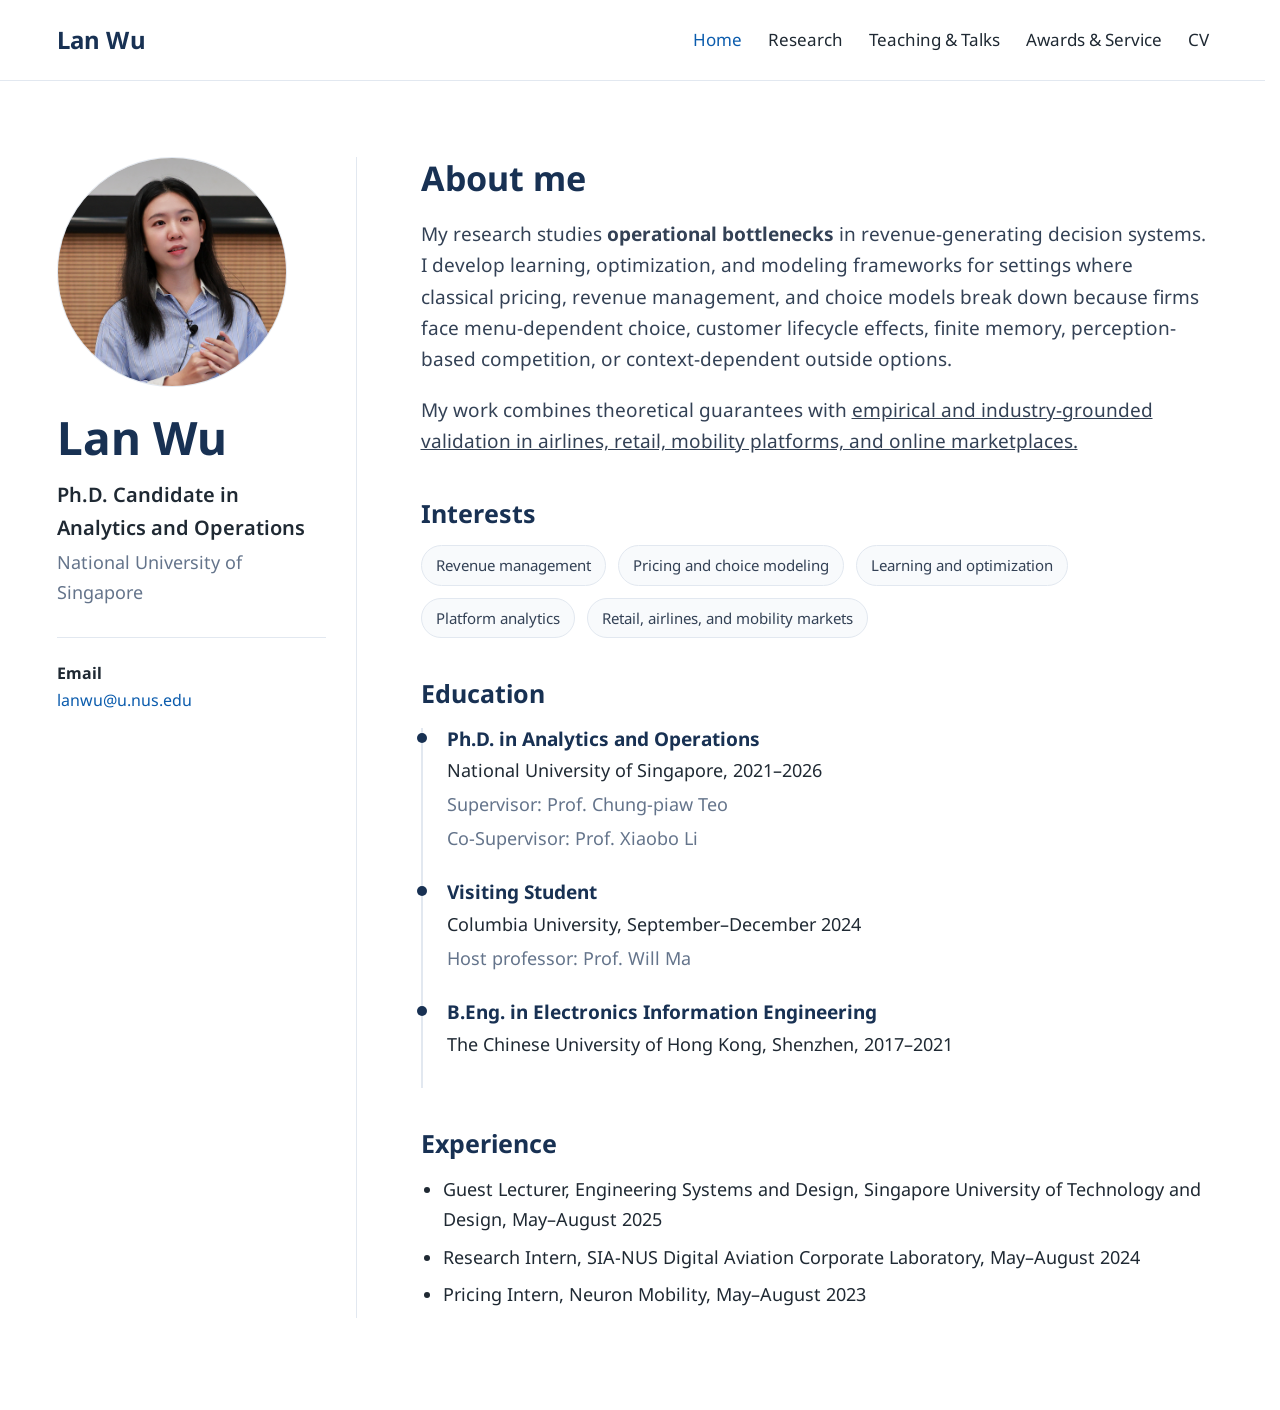
<file: index.html>
<!doctype html>
<html lang="en">
<head>
  <meta charset="utf-8">
  <meta name="viewport" content="width=device-width, initial-scale=1">
  <meta name="description" content="Lan Wu — Ph.D. Candidate in Analytics and Operations at the National University of Singapore.">
  <title>Lan Wu</title>
  <link rel="icon" href="favicon.svg" type="image/svg+xml">
  <link rel="stylesheet" href="style.css?v=20260704-nofooter">
</head>
<body>
  <header class="site-header">
    <nav class="nav" aria-label="Primary navigation">
      <a class="brand" href="index.html">Lan Wu</a>
      <div class="nav-links">
        <a class="active" aria-current="page" href="index.html">Home</a>
        <a  href="research.html">Research</a>
        <a  href="teaching.html">Teaching &amp; Talks</a>
        <a  href="awards.html">Awards &amp; Service</a>
        <a href="cv.html">CV</a>
      </div>
    </nav>
  </header>

  <main class="container home-layout">
    <aside class="profile-panel" aria-label="Profile summary">
      <img class="avatar" src="Head.png" alt="Portrait of Lan Wu">
      <h1>Lan Wu</h1>
      <p class="role">Ph.D. Candidate in Analytics and Operations</p>
      <p class="affiliation">National University of Singapore</p>
      <div class="contact-box">
        <p><strong>Email</strong><br><a href="mailto:lanwu@u.nus.edu">lanwu@u.nus.edu</a></p>
      </div>
    </aside>

    <section class="main-copy">
      <h2>About me</h2>
      <p>
        My research studies <strong>operational bottlenecks</strong> in revenue-generating decision systems. I develop learning,
        optimization, and modeling frameworks for settings where classical pricing, revenue management, and choice
        models break down because firms face menu-dependent choice, customer lifecycle effects, finite memory,
        perception-based competition, or context-dependent outside options.
      </p>
      <p>
        My work combines theoretical guarantees with <u>empirical and industry-grounded validation in airlines, retail,
        mobility platforms, and online marketplaces.</u>
      </p>

      <h3>Interests</h3>
      <ul class="pill-list">
        <li>Revenue management</li>
        <li>Pricing and choice modeling</li>
        <li>Learning and optimization</li>
        <li>Platform analytics</li>
        <li>Retail, airlines, and mobility markets</li>
      </ul>

      <h3>Education</h3>
      <div class="timeline">
        <article>
          <h4>Ph.D. in Analytics and Operations</h4>
          <p>National University of Singapore, 2021–2026</p>
          <p class="muted">Supervisor: Prof. Chung-piaw Teo</p>
          <p class="muted">Co-Supervisor: Prof. Xiaobo Li</p>
        </article>
        <article>
          <h4>Visiting Student</h4>
          <p>Columbia University, September–December 2024</p>
          <p class="muted">Host professor: Prof. Will Ma</p>
        </article>
        <article>
          <h4>B.Eng. in Electronics Information Engineering</h4>
          <p>The Chinese University of Hong Kong, Shenzhen, 2017–2021</p>
        </article>
      </div>

      <h3>Experience</h3>
      <ul class="clean-list">
        <!-- <li>Assistant Researcher, Shenzhen Research Institute of Big Data, CUHK(SZ), September 2026</li> -->
        <li>Guest Lecturer, Engineering Systems and Design, Singapore University of Technology and Design, May–August 2025</li>
        <li>Research Intern, SIA-NUS Digital Aviation Corporate Laboratory, May–August 2024</li>
        <li>Pricing Intern, Neuron Mobility, May–August 2023</li>
      </ul>
    </section>
  </main>
</body>
</html>
</file>
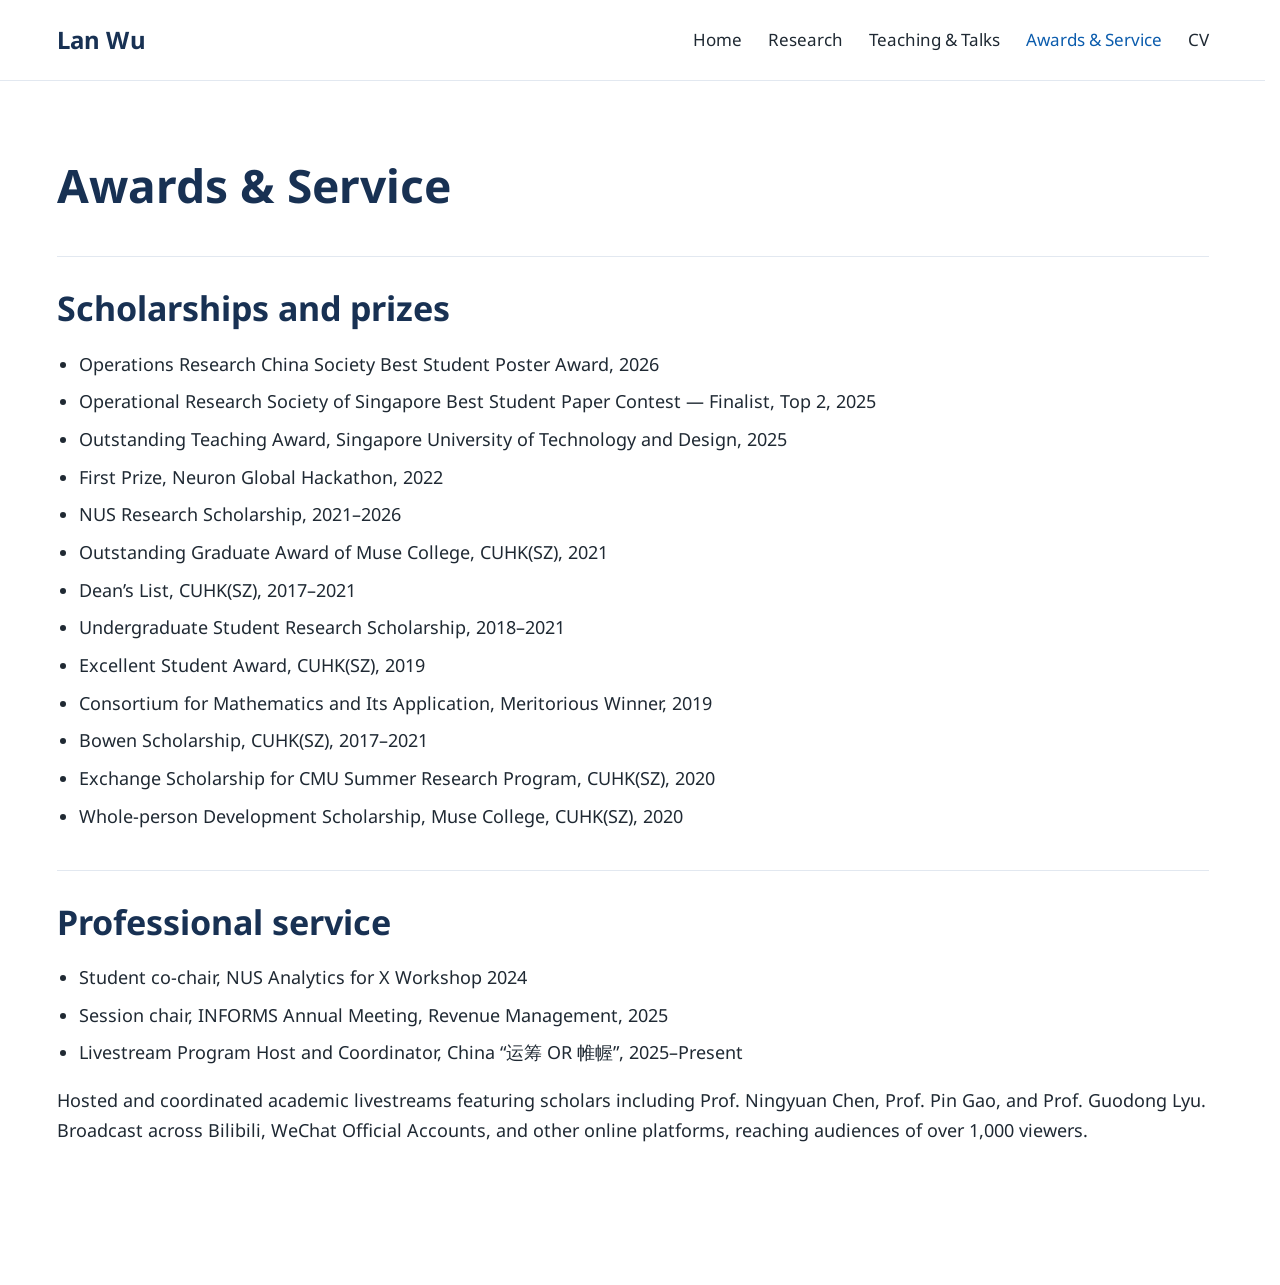
<file: awards.html>
<!doctype html>
<html lang="en">
<head>
  <meta charset="utf-8">
  <meta name="viewport" content="width=device-width, initial-scale=1">
  <meta name="description" content="Lan Wu — Ph.D. Candidate in Analytics and Operations at the National University of Singapore.">
  <title>Awards & Service | Lan Wu</title>
  <link rel="icon" href="favicon.svg" type="image/svg+xml">
  <link rel="stylesheet" href="style.css?v=20260704-nofooter">
</head>
<body>
  <header class="site-header">
    <nav class="nav" aria-label="Primary navigation">
      <a class="brand" href="index.html">Lan Wu</a>
      <div class="nav-links">
        <a  href="index.html">Home</a>
        <a  href="research.html">Research</a>
        <a  href="teaching.html">Teaching &amp; Talks</a>
        <a class="active" aria-current="page" href="awards.html">Awards &amp; Service</a>
        <a href="cv.html">CV</a>
      </div>
    </nav>
  </header>

  <main class="container page-layout">
    <section class="page-title">
      <h1>Awards &amp; Service</h1>
    </section>

    <section class="content-section">
      <h2>Scholarships and prizes</h2>
      <ul class="clean-list">
        <li>Operations Research China Society Best Student Poster Award, 2026</li>
        <li>Operational Research Society of Singapore Best Student Paper Contest — Finalist, Top 2, 2025</li>
        <li>Outstanding Teaching Award, Singapore University of Technology and Design, 2025</li>
        <li>First Prize, Neuron Global Hackathon, 2022</li>
        <li>NUS Research Scholarship, 2021–2026</li>
        <li>Outstanding Graduate Award of Muse College, CUHK(SZ), 2021</li>
        <li>Dean’s List, CUHK(SZ), 2017–2021</li>
        <li>Undergraduate Student Research Scholarship, 2018–2021</li>
        <li>Excellent Student Award, CUHK(SZ), 2019</li>
        <li>Consortium for Mathematics and Its Application, Meritorious Winner, 2019</li>
        <li>Bowen Scholarship, CUHK(SZ), 2017–2021</li>
        <li>Exchange Scholarship for CMU Summer Research Program, CUHK(SZ), 2020</li>
        <li>Whole-person Development Scholarship, Muse College, CUHK(SZ), 2020</li>
      </ul>
    </section>

    <section class="content-section">
      <h2>Professional service</h2>
      <ul class="clean-list">
        <li>Student co-chair, NUS Analytics for X Workshop 2024</li>
        <li>Session chair, INFORMS Annual Meeting, Revenue Management, 2025</li>
        <li>Livestream Program Host and Coordinator, China “运筹 OR 帷幄”, 2025–Present</li>
      </ul>
      <p>
        Hosted and coordinated academic livestreams featuring scholars including Prof. Ningyuan Chen,
        Prof. Pin Gao, and Prof. Guodong Lyu. Broadcast across Bilibili, WeChat Official Accounts, and
        other online platforms, reaching audiences of over 1,000 viewers.
      </p>
    </section>
  </main>
</body>
</html>
</file>
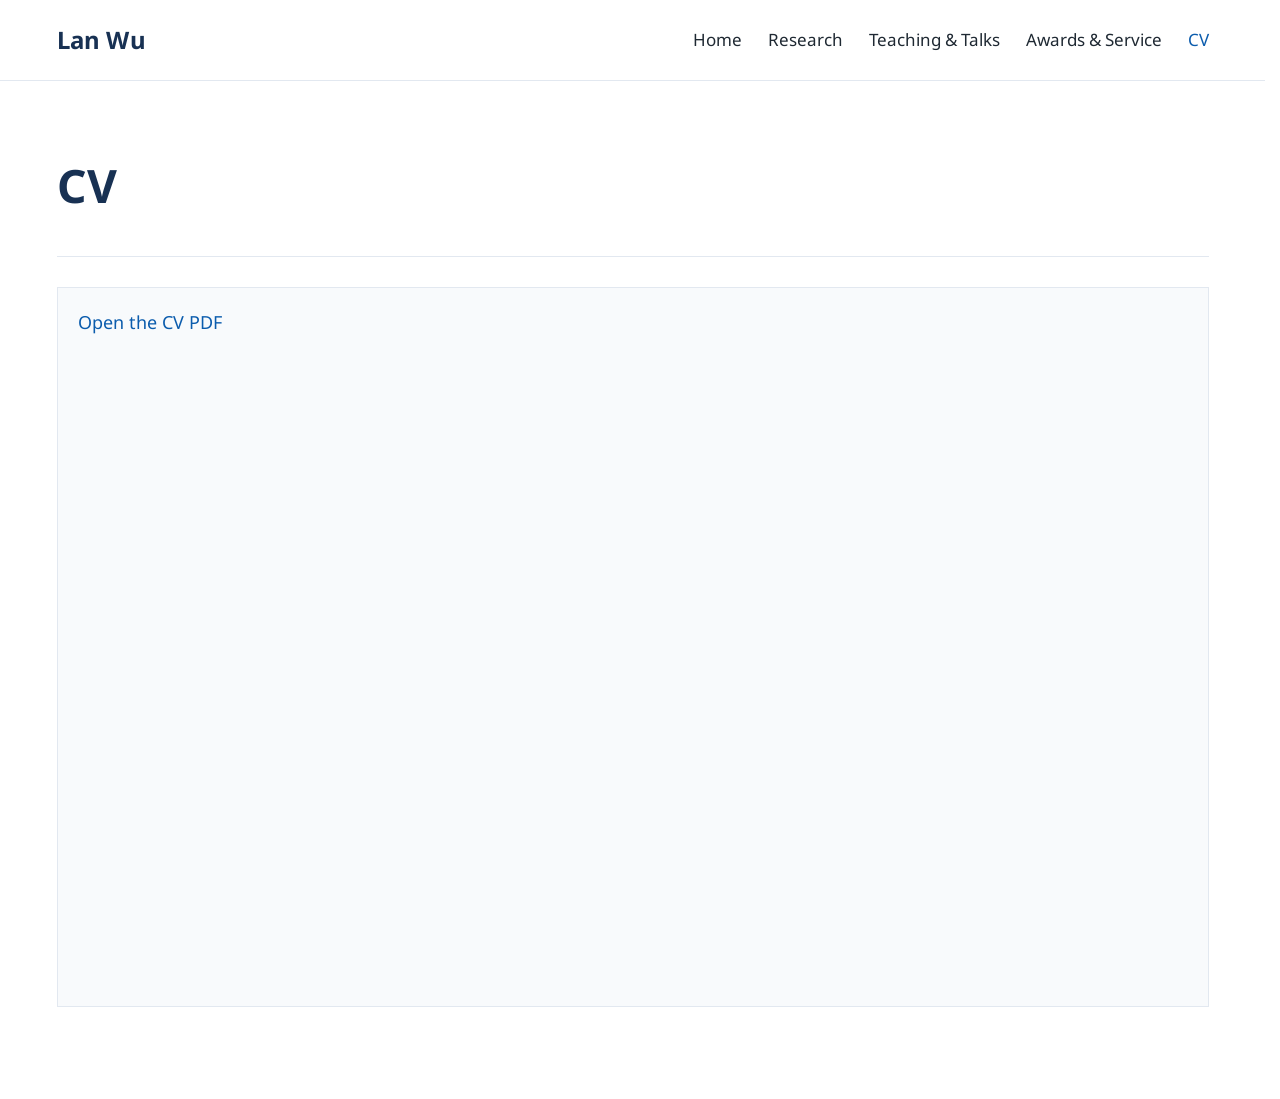
<file: cv.html>
<!doctype html>
<html lang="en">
<head>
  <meta charset="utf-8">
  <meta name="viewport" content="width=device-width, initial-scale=1">
  <meta name="description" content="Lan Wu — Ph.D. Candidate in Analytics and Operations at the National University of Singapore.">
  <title>CV | Lan Wu</title>
  <link rel="icon" href="favicon.svg" type="image/svg+xml">
  <link rel="stylesheet" href="style.css?v=20260704-nofooter">
</head>
<body>
  <header class="site-header">
    <nav class="nav" aria-label="Primary navigation">
      <a class="brand" href="index.html">Lan Wu</a>
      <div class="nav-links">
        <a href="index.html">Home</a>
        <a href="research.html">Research</a>
        <a href="teaching.html">Teaching &amp; Talks</a>
        <a href="awards.html">Awards &amp; Service</a>
        <a class="active" aria-current="page" href="cv.html">CV</a>
      </div>
    </nav>
  </header>

  <main class="container page-layout">
    <section class="page-title">
      <h1>CV</h1>
    </section>

    <section class="content-section cv-section">
      <object class="cv-frame" data="CV.pdf" type="application/pdf" aria-label="Lan Wu CV">
        <p class="cv-fallback"><a href="CV.pdf">Open the CV PDF</a></p>
      </object>
    </section>
  </main>
</body>
</html>
</file>
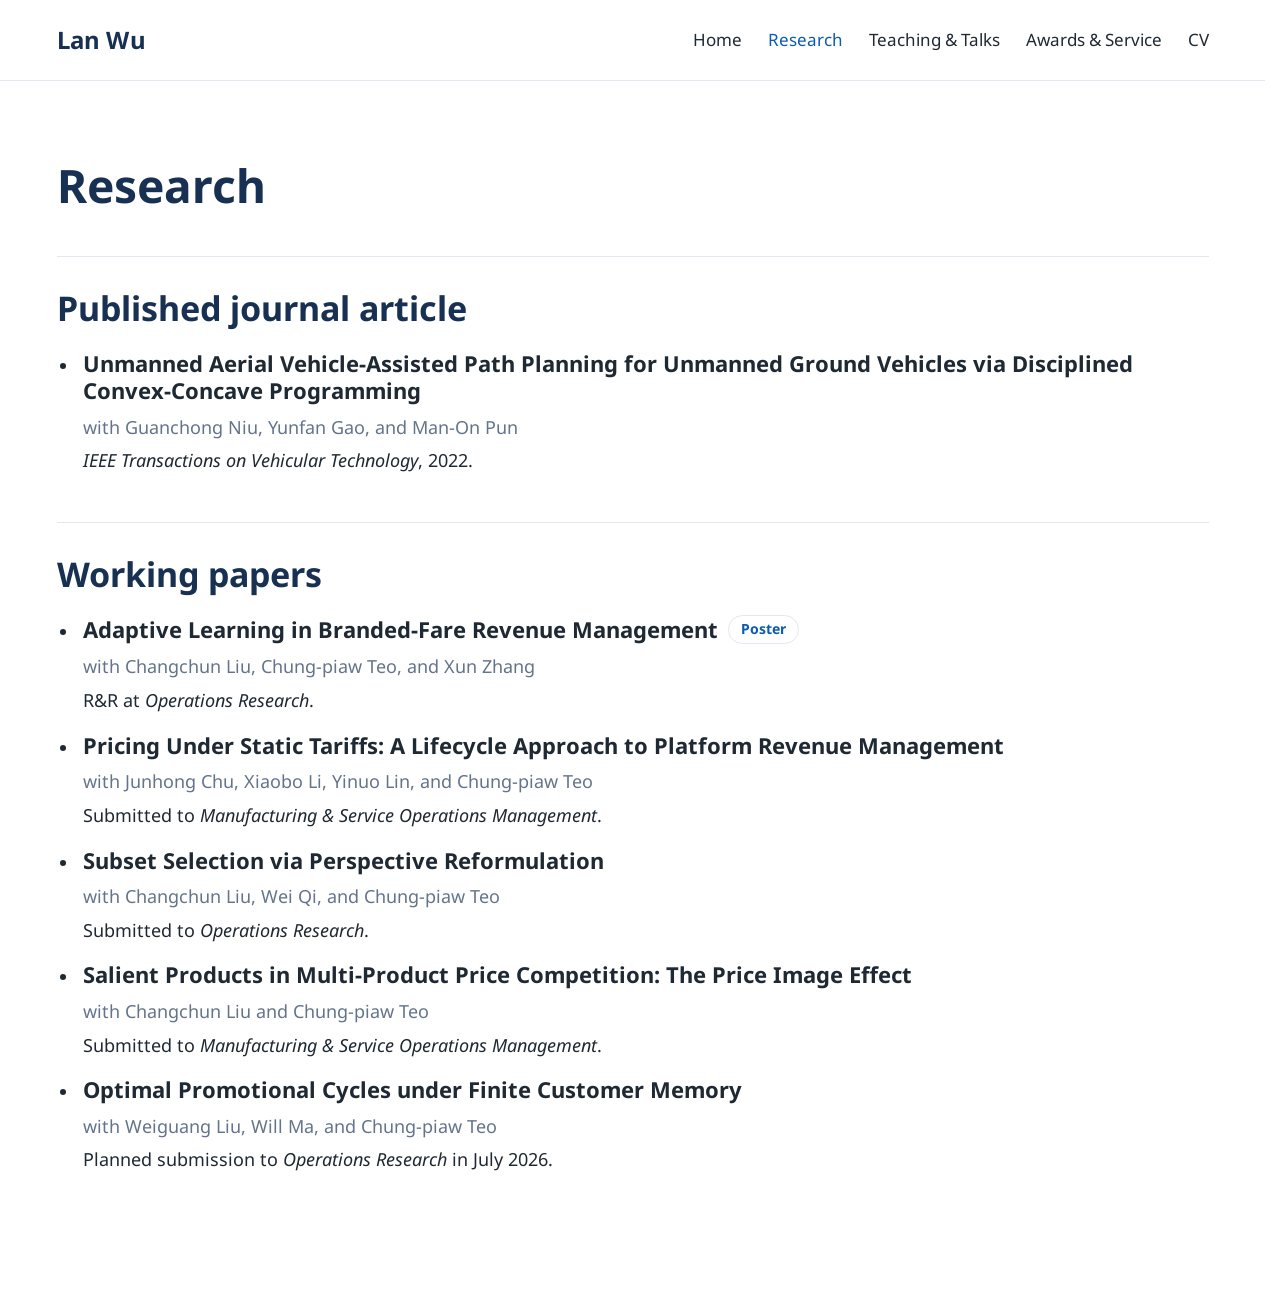
<file: research.html>
<!doctype html>
<html lang="en">
<head>
  <meta charset="utf-8">
  <meta name="viewport" content="width=device-width, initial-scale=1">
  <meta name="description" content="Lan Wu — Ph.D. Candidate in Analytics and Operations at the National University of Singapore.">
  <title>Research | Lan Wu</title>
  <link rel="icon" href="favicon.svg" type="image/svg+xml">
  <link rel="stylesheet" href="style.css?v=20260704-nofooter">
</head>
<body>
  <header class="site-header">
    <nav class="nav" aria-label="Primary navigation">
      <a class="brand" href="index.html">Lan Wu</a>
      <div class="nav-links">
        <a  href="index.html">Home</a>
        <a class="active" aria-current="page" href="research.html">Research</a>
        <a  href="teaching.html">Teaching &amp; Talks</a>
        <a  href="awards.html">Awards &amp; Service</a>
        <a href="cv.html">CV</a>
      </div>
    </nav>
  </header>

  <main class="container page-layout">
    <section class="page-title">
      <h1>Research</h1>
    </section>

    <section class="content-section">
      <h2>Published journal article</h2>
      <ul class="publication-list">
        <li>
          <h3><a href="https://ieeexplore.ieee.org/document/9760118" target="_blank" rel="noopener">Unmanned Aerial Vehicle-Assisted Path Planning for Unmanned Ground Vehicles via Disciplined Convex-Concave Programming</a></h3>
          <p class="authors">with Guanchong Niu, Yunfan Gao, and Man-On Pun</p>
          <p><em>IEEE Transactions on Vehicular Technology</em>, 2022.</p>
        </li>
      </ul>
    </section>

    <section class="content-section">
      <h2>Working papers</h2>
      <ul class="publication-list">
        <li>
          <h3 class="publication-title"><a href="https://papers.ssrn.com/sol3/papers.cfm?abstract_id=5397367" target="_blank" rel="noopener">Adaptive Learning in Branded-Fare Revenue Management</a><a class="button publication-button" href="Poster_WL.pdf" target="_blank" rel="noopener">Poster</a></h3>
          <p class="authors">with Changchun Liu, Chung-piaw Teo, and Xun Zhang</p>
          <p>R&amp;R at <em>Operations Research</em>.</p>
        </li>
        <li>
          <h3><a href="https://papers.ssrn.com/sol3/papers.cfm?abstract_id=6601979" target="_blank" rel="noopener">Pricing Under Static Tariffs: A Lifecycle Approach to Platform Revenue Management</a></h3>
          <p class="authors">with Junhong Chu, Xiaobo Li, Yinuo Lin, and Chung-piaw Teo</p>
          <p>Submitted to <em>Manufacturing &amp; Service Operations Management</em>.</p>
        </li>
        <li>
          <h3><a href="https://papers.ssrn.com/sol3/papers.cfm?abstract_id=6758660" target="_blank" rel="noopener">Subset Selection via Perspective Reformulation</a></h3>
          <p class="authors">with Changchun Liu, Wei Qi, and Chung-piaw Teo</p>
          <p>Submitted to <em>Operations Research</em>.</p>
        </li>
        <li>
          <h3><a href="https://papers.ssrn.com/sol3/papers.cfm?abstract_id=7071099" target="_blank" rel="noopener">Salient Products in Multi-Product Price Competition: The Price Image Effect</a></h3>
          <p class="authors">with Changchun Liu and Chung-piaw Teo</p>
          <p>Submitted to <em>Manufacturing &amp; Service Operations Management</em>.</p>
        </li>
        <li>
          <h3>Optimal Promotional Cycles under Finite Customer Memory</h3>
          <p class="authors">with Weiguang Liu, Will Ma, and Chung-piaw Teo</p>
          <p>Planned submission to <em>Operations Research</em> in July 2026.</p>
        </li>
      </ul>
    </section>

  </main>
</body>
</html>
</file>
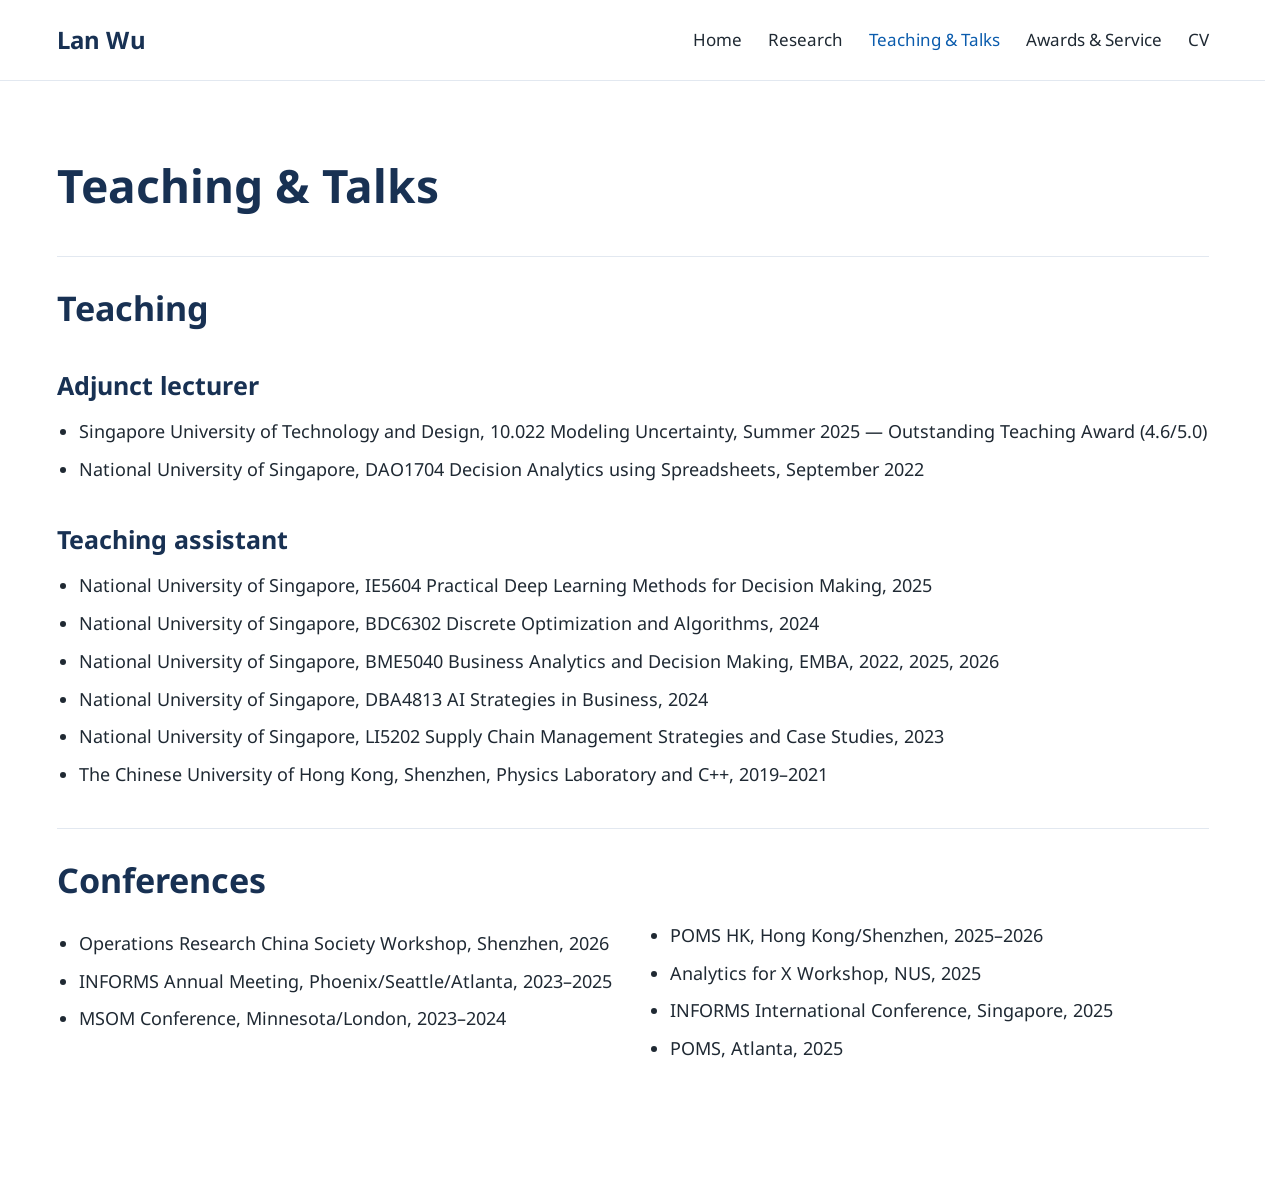
<file: teaching.html>
<!doctype html>
<html lang="en">
<head>
  <meta charset="utf-8">
  <meta name="viewport" content="width=device-width, initial-scale=1">
  <meta name="description" content="Lan Wu — Ph.D. Candidate in Analytics and Operations at the National University of Singapore.">
  <title>Teaching & Talks | Lan Wu</title>
  <link rel="icon" href="favicon.svg" type="image/svg+xml">
  <link rel="stylesheet" href="style.css?v=20260704-nofooter">
</head>
<body>
  <header class="site-header">
    <nav class="nav" aria-label="Primary navigation">
      <a class="brand" href="index.html">Lan Wu</a>
      <div class="nav-links">
        <a  href="index.html">Home</a>
        <a  href="research.html">Research</a>
        <a class="active" aria-current="page" href="teaching.html">Teaching &amp; Talks</a>
        <a  href="awards.html">Awards &amp; Service</a>
        <a href="cv.html">CV</a>
      </div>
    </nav>
  </header>

  <main class="container page-layout">
    <section class="page-title">
      <h1>Teaching &amp; Talks</h1>
    </section>

    <section class="content-section">
      <h2>Teaching</h2>
      <h3>Adjunct lecturer</h3>
      <ul class="clean-list">
        <li>Singapore University of Technology and Design, 10.022 Modeling Uncertainty, Summer 2025 — Outstanding Teaching Award (4.6/5.0)</li>
        <li>National University of Singapore, DAO1704 Decision Analytics using Spreadsheets, September 2022</li>
      </ul>

      <h3>Teaching assistant</h3>
      <ul class="clean-list">
        <li>National University of Singapore, IE5604 Practical Deep Learning Methods for Decision Making, 2025</li>
        <li>National University of Singapore, BDC6302 Discrete Optimization and Algorithms, 2024</li>
        <li>National University of Singapore, BME5040 Business Analytics and Decision Making, EMBA, 2022, 2025, 2026</li>
        <li>National University of Singapore, DBA4813 AI Strategies in Business, 2024</li>
        <li>National University of Singapore, LI5202 Supply Chain Management Strategies and Case Studies, 2023</li>
        <li>The Chinese University of Hong Kong, Shenzhen, Physics Laboratory and C++, 2019–2021</li>
      </ul>
    </section>

    <section class="content-section">
      <h2>Conferences</h2>
      <ul class="clean-list two-column">
        <li>Operations Research China Society Workshop, Shenzhen, 2026</li>
        <li>INFORMS Annual Meeting, Phoenix/Seattle/Atlanta, 2023–2025</li>
        <li>MSOM Conference, Minnesota/London, 2023–2024</li>
        <li>POMS HK, Hong Kong/Shenzhen, 2025–2026</li>
        <li>Analytics for X Workshop, NUS, 2025</li>
        <li>INFORMS International Conference, Singapore, 2025</li>
        <li>POMS, Atlanta, 2025</li>
      </ul>
    </section>
  </main>
</body>
</html>
</file>
<file: style.css>
@import url("https://fonts.googleapis.com/css2?family=Noto+Sans:wght@400;500;600;700&display=swap");

:root {
  --bg: #ffffff;
  --ink: #1f2933;
  --muted: #64748b;
  --line: #e2e8f0;
  --soft: #f8fafc;
  --accent: #183153;
  --link: #0b5cad;
  --link-hover: #083f77;
  --paper-link: var(--ink);
  --paper-link-hover: var(--ink);
  --page-max: 1240px;
  --page-padding: 44px;
  --profile-width: 300px;
  --layout-gap: 64px;
}

* { box-sizing: border-box; }

html {
  scroll-behavior: smooth;
  overflow-y: scroll;
  scrollbar-gutter: stable;
  -webkit-text-size-adjust: 100%;
}

body {
  margin: 0;
  min-height: 100vh;
  min-height: 100svh;
  display: flex;
  flex-direction: column;
  font-family: "Noto Sans", Helvetica, Arial, sans-serif;
  font-size: 18px;
  line-height: 1.65;
  color: var(--ink);
  background: var(--bg);
}

img { max-width: 100%; }

main {
  flex: 1 0 auto;
}

a { color: var(--link); text-decoration: none; }
a:hover { color: var(--link-hover); text-decoration: underline; }

.site-header {
  border-bottom: 1px solid var(--line);
  background: rgba(255, 255, 255, 0.96);
  position: sticky;
  top: 0;
  z-index: 10;
  flex-shrink: 0;
}

.container {
  width: 100%;
  max-width: var(--page-max);
  margin: 0 auto;
  padding: 0 var(--page-padding);
}

.nav {
  width: 100%;
  max-width: var(--page-max);
  margin: 0 auto;
  padding: 20px var(--page-padding);
  display: flex;
  align-items: center;
  justify-content: space-between;
  gap: 28px;
}

.brand {
  color: var(--accent);
  font-weight: 700;
  font-size: 24px;
  letter-spacing: 0.01em;
}

.nav-links {
  display: flex;
  align-items: center;
  gap: 26px;
  flex-wrap: wrap;
  font-size: 17px;
}

.nav-links a { color: var(--ink); }
.nav-links a.active,
.nav-links a:hover { color: var(--link); }

.home-layout {
  width: 100%;
  display: grid;
  grid-template-columns: var(--profile-width) minmax(0, 1fr);
  gap: var(--layout-gap);
  padding-top: 76px;
  padding-bottom: 92px;
}

.profile-panel {
  border-right: 1px solid var(--line);
  padding-right: 30px;
}

.avatar {
  width: 230px;
  height: 230px;
  border-radius: 50%;
  display: block;
  object-fit: cover;
  object-position: center;
  border: 1px solid var(--line);
  margin-bottom: 22px;
}

h1, h2, h3, h4 { line-height: 1.25; color: var(--accent); }

h1 { margin: 0 0 12px; font-size: 46px; }
h2 { margin: 0 0 20px; font-size: 34px; }
h3 { margin: 40px 0 16px; font-size: 25px; }
h4 { margin: 0 0 5px; font-size: 19px; }

.role {
  margin: 0 0 4px;
  font-size: 20px;
  font-weight: 600;
}

.affiliation,
.small-note,
.muted,
.authors { color: var(--muted); }
.affiliation, .small-note { margin: 4px 0; }

.button {
  display: inline-flex;
  border: 1px solid var(--line);
  border-radius: 999px;
  padding: 8px 16px;
  font-size: 15px;
  color: var(--link);
  background: white;
}

.button:hover { background: var(--soft); text-decoration: none; }

.contact-box {
  margin-top: 30px;
  padding-top: 22px;
  border-top: 1px solid var(--line);
  font-size: 16px;
}
.contact-box p { margin: 0 0 14px; }

.main-copy > p {
  font-size: 19px;
  color: #334155;
  max-width: none;
}

.pill-list {
  list-style: none;
  display: flex;
  flex-wrap: wrap;
  gap: 12px;
  padding: 0;
  margin: 0;
}

.pill-list li {
  border: 1px solid var(--line);
  background: var(--soft);
  color: #334155;
  border-radius: 999px;
  padding: 7px 14px;
  font-size: 15px;
}

.timeline {
  --timeline-line: 2px;
  --timeline-dot: 10px;
  --timeline-padding: 24px;
  border-left: var(--timeline-line) solid var(--line);
  margin-top: 18px;
  padding-left: var(--timeline-padding);
}

.timeline article {
  position: relative;
  padding-bottom: 24px;
}
.timeline article::before {
  content: "";
  width: 10px;
  height: 10px;
  border-radius: 50%;
  background: var(--accent);
  position: absolute;
  left: calc((var(--timeline-padding) * -1) - (var(--timeline-dot) / 2) - (var(--timeline-line) / 2));
  top: 5px;
}
.timeline p { margin: 4px 0; }

.clean-list {
  margin: 0;
  padding-left: 22px;
}
.clean-list li { margin: 8px 0; }
.two-column { columns: 2; column-gap: 52px; }
.two-column li { break-inside: avoid; }

.page-layout {
  width: 100%;
  padding-top: 76px;
  padding-bottom: 92px;
}

.page-title {
  width: 100%;
  border-bottom: 1px solid var(--line);
  margin-bottom: 0;
  padding-bottom: 30px;
}
.page-title h1 { font-size: 46px; }

.content-section {
  width: 100%;
  border-bottom: 1px solid var(--line);
  padding: 30px 0;
}
.content-section:last-child { border-bottom: 0; }

.publication-list {
  margin: 0;
  padding-left: 22px;
}
.publication-list li {
  margin: 16px 0;
  padding-left: 4px;
}
.publication-list h3 { margin: 0 0 8px; font-size: 22px; color: var(--ink); }
.publication-list h3 > a:not(.button) {
  color: var(--paper-link);
}
.publication-list h3 > a:not(.button):hover {
  color: var(--paper-link-hover);
}
.publication-title {
  display: flex;
  align-items: center;
  flex-wrap: wrap;
  gap: 10px;
}
.publication-title > a:not(.button) {
  min-width: 0;
  overflow-wrap: anywhere;
}
.publication-button {
  padding: 5px 12px;
  font-size: 14px;
  line-height: 1.2;
}
.publication-list p { margin: 4px 0; }

.cv-section {
  padding-bottom: 0;
}

.cv-frame {
  width: 100%;
  height: 78vh;
  min-height: 720px;
  display: block;
  border: 1px solid var(--line);
  background: var(--soft);
}

.cv-fallback {
  margin: 20px;
  color: var(--muted);
}

@media (max-width: 780px) {
  :root {
    --page-padding: 24px;
    --layout-gap: 34px;
  }
  body { font-size: 16px; }
  .site-header { position: static; }
  .nav {
    align-items: flex-start;
    flex-direction: column;
    gap: 12px;
    padding-top: 16px;
    padding-bottom: 16px;
  }
  .brand { font-size: 22px; }
  .nav-links {
    width: 100%;
    gap: 8px 16px;
    font-size: 15px;
  }
  .nav-links a {
    line-height: 1.35;
    padding: 2px 0;
  }
  .home-layout {
    grid-template-columns: 1fr;
    gap: var(--layout-gap);
    padding-top: 38px;
    padding-bottom: 54px;
  }
  .profile-panel {
    border-right: 0;
    border-bottom: 1px solid var(--line);
    padding: 0 0 30px;
  }
  .avatar {
    width: 180px;
    height: 180px;
  }
  h1 { font-size: 33px; }
  h2 { font-size: 25px; }
  h3 { margin-top: 32px; font-size: 21px; }
  h4 { font-size: 17px; }
  .role,
  .main-copy > p { font-size: 17px; }
  .contact-box { margin-top: 22px; font-size: 15px; }
  .page-layout {
    padding-top: 38px;
    padding-bottom: 54px;
  }
  .page-title {
    margin-bottom: 0;
    padding-bottom: 24px;
  }
  .page-title h1 { font-size: 33px; }
  .content-section { padding: 24px 0; }
  .publication-list li { margin: 14px 0; }
  .publication-list h3 { font-size: 19px; }
  .cv-frame {
    height: 72vh;
    min-height: 560px;
  }
  .two-column { columns: 1; }
}

@media (max-width: 480px) {
  :root { --page-padding: 18px; }
  body { font-size: 15.5px; }
  .nav-links {
    gap: 6px 12px;
    font-size: 14px;
  }
  .avatar {
    width: 150px;
    height: 150px;
  }
  h1,
  .page-title h1 { font-size: 30px; }
  h2 { font-size: 23px; }
  h3 { font-size: 20px; }
  .role,
  .main-copy > p { font-size: 16px; }
  .pill-list { gap: 8px; }
  .pill-list li {
    padding: 6px 10px;
    font-size: 14px;
  }
  .timeline { --timeline-padding: 20px; }
  .clean-list { padding-left: 19px; }
  .button {
    padding: 7px 13px;
    font-size: 14px;
  }
}
</file>
